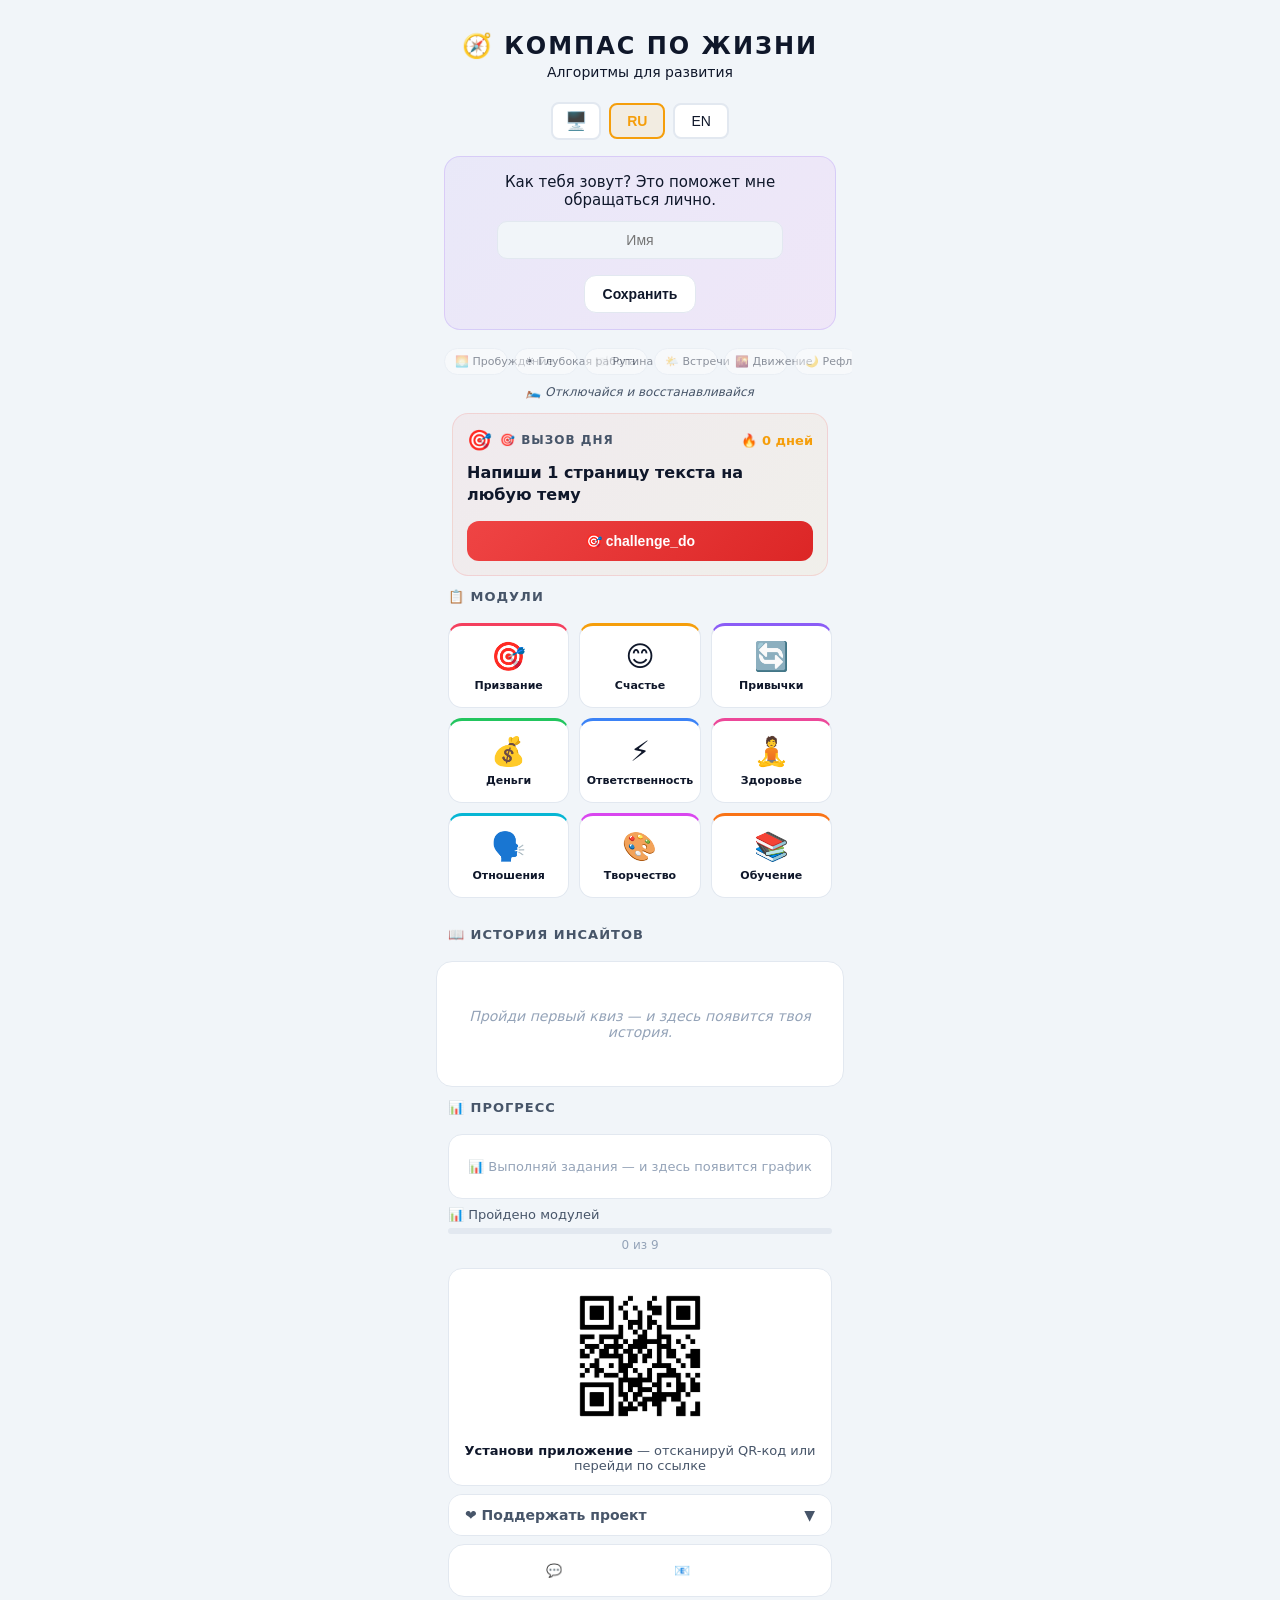
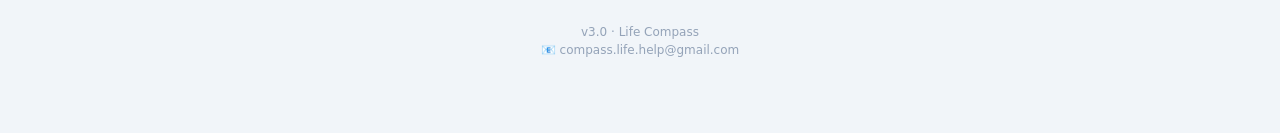
<file: index.html>
<!DOCTYPE html>
<html lang="ru">
<head>
  <meta charset="UTF-8">
  <meta name="viewport" content="width=device-width, initial-scale=1.0">
  <meta name="theme-color" content="#0c1220" id="themeColorMeta">
  <meta name="apple-mobile-web-app-capable" content="yes">
  <meta name="apple-mobile-web-app-status-bar-style" content="black-translucent">
  <title>🧭 КОМПАС ПО ЖИЗНИ — Алгоритмы для развития</title>
  <meta name="apple-mobile-web-app-title" content="Компас">
  <meta name="description" content="Интерактивный гид по 8 сферам жизни">
  <link rel="manifest" href="./manifest.json">
  <link rel="apple-touch-icon" href="./assets/icons/icon-192.png">
  <link rel="stylesheet" href="./css/styles.css">
  
  <style>
    /* ===== QR-КОД (КОМПАКТНЫЙ) ===== */
    .qr-compact {
      margin: 12px 16px;
      padding: 12px 16px;
      background: var(--card);
      border-radius: 14px;
      border: 1px solid var(--border);
      display: flex;
      flex-direction: column;
      align-items: center;
      justify-content: center;
      gap: 12px;
      cursor: pointer;
      transition: all 0.2s ease;
      text-align: center;
    }
    .qr-compact:hover {
      border-color: var(--accent);
    }
    .qr-compact .qr-icon { font-size: 28px; flex-shrink: 0; }
    .qr-compact .qr-text { font-size: 13px; color: var(--text2); flex: 1; }
    .qr-compact .qr-text strong { color: var(--text); }
    .qr-compact .qr-arrow { font-size: 16px; color: var(--text3); }

    /* ===== СПОЙЛЕР ПОДДЕРЖКИ ===== */
    .support-spoiler {
      margin: 12px 16px;
      border-radius: 14px;
      border: 1px solid var(--border);
      overflow: hidden;
    }
    .support-spoiler .spoiler-header {
      padding: 12px 16px;
      background: var(--card);
      cursor: pointer;
      display: flex;
      align-items: center;
      justify-content: space-between;
      transition: all 0.2s ease;
      user-select: none;
      font-size: 14px;
      font-weight: 600;
      color: var(--text2);
    }
    .support-spoiler .spoiler-header:hover {
      background: var(--bg);
    }
    .support-spoiler .spoiler-header .spoiler-icon { font-size: 18px; }
    .support-spoiler .spoiler-body {
      max-height: 0;
      overflow: hidden;
      transition: max-height 0.4s ease, padding 0.3s ease;
      background: var(--card);
    }
    .support-spoiler .spoiler-body.open {
      max-height: 800px;
      padding: 0 16px 16px;
    }
    .support-spoiler .spoiler-body .support-block {
      margin: 0;
      border: none;
      padding: 0;
    }

    /* ===== ПЕРСОНАЛЬНОЕ ПРИВЕТСТВИЕ ===== */
    #personalGreeting { margin: 0 -4px; }
    .home-section { margin: 12px 0; }
    .home-section-title {
      font-size: 13px;
      font-weight: 700;
      color: var(--text2);
      text-transform: uppercase;
      letter-spacing: 1px;
      padding: 0 16px 8px;
    }
    #timelineContainer { margin: 0 4px; }
    #challengeContainer { margin: 0 4px; }
    #weekChart { margin: 0 auto; }

    /* ===== ПРОГРЕСС ===== */
    .progress-section {
      padding: 0 16px 12px;
    }
    .progress-section p {
      font-size: 13px;
      color: var(--text2);
      margin: 0 0 6px;
    }
    .progress-bar-wrap {
      height: 6px;
      background: var(--border);
      border-radius: 3px;
      overflow: hidden;
    }
    .progress-bar-fill {
      height: 100%;
      background: linear-gradient(90deg, var(--accent), var(--accent2));
      border-radius: 3px;
      width: 0%;
      transition: width 0.6s ease;
    }
    .progress-text {
      font-size: 12px;
      color: var(--text3);
      text-align: center;
      margin-top: 4px;
    }

    /* ===== МОДУЛЬНАЯ СЕТКА ===== */
    .mod-grid {
      display: grid;
      grid-template-columns: repeat(3, 1fr);
      gap: 10px;
      padding: 0 16px 16px;
    }
    .mod-card {
      display: flex;
      flex-direction: column;
      align-items: center;
      justify-content: center;
      gap: 6px;
      padding: 14px 6px;
      background: var(--card);
      border: 1px solid var(--border);
      border-radius: 14px;
      text-decoration: none;
      color: var(--text);
      transition: all 0.25s cubic-bezier(0.4, 0, 0.2, 1);
      min-height: 85px;
      position: relative;
      overflow: hidden;
      cursor: pointer;
    }
    .mod-card::after {
      content: '';
      position: absolute;
      inset: 0;
      background: linear-gradient(135deg, var(--module-color, var(--accent)), transparent);
      opacity: 0;
      transition: opacity 0.35s;
    }
    .mod-card:hover {
      transform: translateY(-3px) scale(1.02);
      border-color: var(--module-color, var(--accent));
      box-shadow: 0 6px 24px rgba(0,0,0,0.15);
    }
    .mod-card:hover::after { opacity: 0.06; }
    .mod-card .icon { font-size: 28px; position: relative; z-index: 1; transition: transform 0.35s; }
    .mod-card:hover .icon { transform: scale(1.1) rotate(-3deg); }
    .mod-card .label { font-size: 11px; font-weight: 600; text-align: center; position: relative; z-index: 1; }
    .mod-card .badge-mod {
      position: absolute;
      top: 4px;
      right: 4px;
      font-size: 10px;
      background: var(--success);
      color: #fff;
      padding: 1px 6px;
      border-radius: 8px;
      font-weight: 700;
      z-index: 2;
      display: none;
    }
    .mod-card .badge-mod.done { display: block; }

    .mod-card[data-module="purpose"] { --module-color: #f43f5e; border-top: 3px solid #f43f5e; }
    .mod-card[data-module="happiness"] { --module-color: #f59e0b; border-top: 3px solid #f59e0b; }
    .mod-card[data-module="habits"] { --module-color: #8b5cf6; border-top: 3px solid #8b5cf6; }
    .mod-card[data-module="money"] { --module-color: #22c55e; border-top: 3px solid #22c55e; }
    .mod-card[data-module="responsibility"] { --module-color: #3b82f6; border-top: 3px solid #3b82f6; }
    .mod-card[data-module="health"] { --module-color: #ec4899; border-top: 3px solid #ec4899; }
    .mod-card[data-module="relationships"] { --module-color: #06b6d4; border-top: 3px solid #06b6d4; }
    .mod-card[data-module="creativity"] { --module-color: #d946ef; border-top: 3px solid #d946ef; }
    .mod-card[data-module="learning"] { --module-color: #f97316; border-top: 3px solid #f97316; }

    /* ===== RESPONSIVE ===== */
    @media (max-width: 480px) {
      .mod-grid { gap: 8px; }
      .mod-card { padding: 12px 4px; min-height: 75px; }
      .mod-card .icon { font-size: 24px; }
      .mod-card .label { font-size: 10px; }
      .qr-compact .qr-icon { font-size: 22px; }
      .qr-compact .qr-text { font-size: 12px; }
    }
    @media (max-width: 360px) {
      .mod-grid { gap: 6px; }
      .mod-card { padding: 10px 3px; min-height: 65px; }
      .mod-card .icon { font-size: 20px; }
      .mod-card .label { font-size: 9px; }
    }

    /* ===== ЦИКЛ ДНЯ ===== */
    .day-cycle-bar { display: flex; gap: 6px; overflow-x: auto; padding: 10px 16px; margin: 0 -4px; scrollbar-width: none; }
    .day-cycle-bar::-webkit-scrollbar { display: none; }
    .cycle-pill { min-width: 64px; text-align: center; padding: 6px 10px; border-radius: 20px; background: var(--card); border: 1px solid var(--border); font-size: 11px; white-space: nowrap; opacity: 0.45; transition: all 0.2s ease; cursor: default; }
    .cycle-pill.active { opacity: 1; border-color: var(--accent); background: rgba(245,158,11,0.12); font-weight: 700; transform: scale(1.06); box-shadow: 0 0 12px rgba(245,158,11,0.15); }
    .cycle-hint { text-align: center; font-size: 12px; color: var(--text2); padding: 0 16px 6px; font-style: italic; min-height: 18px; }

    /* ===== COMPASS HEADER ===== */
    .compass-header {
      padding: 16px 16px 4px;
      text-align: center;
    }
    .compass-header h1 { font-size: 24px; letter-spacing: 2px; margin: 0; }
    .compass-header .subtitle { font-size: 14px; margin-top: 4px; }

    /* ===== HEADER ACTIONS ===== */
    .header-actions {
      padding: 4px 16px 8px;
      display: flex;
      justify-content: center;
      align-items: center;
      gap: 8px;
    }
    .week-chart-section { margin: 0 16px 8px; padding: 12px; background: var(--card); border-radius: 14px; border: 1px solid var(--border); text-align: center; }
    .week-chart-section h3 { margin: 0 0 10px; font-size: 13px; color: var(--text2); text-transform: uppercase; letter-spacing: 1px; }

    /* ===== КОМПАКТНОСТЬ ===== */
    .home-section { margin: 8px 0; }
    .home-section-title { padding: 0 16px 6px; }
    .qr-compact { margin: 8px 16px; padding: 12px; }
    .feedback-block { margin: 8px 16px; padding: 12px; }
    .support-spoiler { margin: 8px 16px; }
    .progress-section { padding: 0 16px 8px; }
    .timeline-section { margin: 0 16px 8px; padding: 12px; }
    .challenge-card { margin: 8px 16px; padding: 14px; }
    .name-prompt { margin: 8px 16px; padding: 16px; text-align: center; }
    .name-input {
      width: 80%;
      max-width: 320px;
      padding: 10px 12px;
      border-radius: 10px;
      border: 1px solid var(--border);
      background: var(--bg);
      color: var(--text);
      display: block;
      margin: 8px auto;
      font-size: 14px;
      box-sizing: border-box;
    }
    .name-btn {
      display: inline-block;
      margin: 8px auto 0;
      padding: 10px 18px;
      border-radius: 12px;
      border: 1px solid var(--border);
      background: var(--card);
      color: var(--text);
      cursor: pointer;
      font-weight: 700;
    }
    .personal-greeting { padding: 12px 16px 8px; text-align: center; }
    .header-actions { padding: 4px 16px 8px; }

    /* ===== ACTIVE LANG ===== */
    .lang-btn.active { border-color: var(--accent); color: var(--accent); font-weight: 600; background: rgba(245,158,11,0.08); }
  </style>
</head>
<body>
  <div class="app" id="app">
    <div class="screen active" id="screen-home">
      <!-- Шапка -->
      <div class="compass-header">
        <h1 data-i18n="app_title">🧭 КОМПАС ПО ЖИЗНИ</h1>
        <p class="subtitle" data-i18n="app_subtitle">Алгоритмы для развития</p>
      </div>

      <!-- Кнопки: тема + язык -->
      <div class="header-actions">
        <button class="theme-btn" onclick="window.toggleTheme && window.toggleTheme()">🌙</button>
        <button class="lang-btn active" data-lang="ru" onclick="window.setLang && window.setLang('ru')">RU</button>
        <button class="lang-btn" data-lang="en" onclick="window.setLang && window.setLang('en')">EN</button>
      </div>

      <!-- Приветствие -->
      <div id="personalGreeting"></div>

      <!-- Цикл дня -->
      <div class="day-cycle-bar" id="dayCycleBar"></div>
      <div class="cycle-hint" id="cycleHint"></div>

      <!-- Вызов дня -->
      <div id="challengeContainer"></div>

      <!-- Модули -->
      <div class="home-section">
        <p class="home-section-title" data-i18n="modules_title">Модули</p>
        <div class="mod-grid">
          <a href="./modules/purpose/index.html" class="mod-card" data-module="purpose">
            <span class="icon">🎯</span>
            <span class="label" data-i18n="cat_purpose">Призвание</span>
            <span class="badge-mod" id="badge-purpose"></span>
          </a>
          <a href="./modules/happiness/index.html" class="mod-card" data-module="happiness">
            <span class="icon">😊</span>
            <span class="label" data-i18n="cat_happiness">Счастье</span>
            <span class="badge-mod" id="badge-happiness"></span>
          </a>
          <a href="./modules/habits/index.html" class="mod-card" data-module="habits">
            <span class="icon">🔄</span>
            <span class="label" data-i18n="cat_habits">Привычки</span>
            <span class="badge-mod" id="badge-habits"></span>
          </a>
          <a href="./modules/money/index.html" class="mod-card" data-module="money">
            <span class="icon">💰</span>
            <span class="label" data-i18n="cat_money">Деньги</span>
            <span class="badge-mod" id="badge-money"></span>
          </a>
          <a href="./modules/responsibility/index.html" class="mod-card" data-module="responsibility">
            <span class="icon">⚡</span>
            <span class="label" data-i18n="cat_responsibility">Ответственность</span>
            <span class="badge-mod" id="badge-responsibility"></span>
          </a>
          <a href="./modules/health/index.html" class="mod-card" data-module="health">
            <span class="icon">🧘</span>
            <span class="label" data-i18n="cat_health">Здоровье</span>
            <span class="badge-mod" id="badge-health"></span>
          </a>
          <a href="./modules/relationships/index.html" class="mod-card" data-module="relationships">
            <span class="icon">🗣️</span>
            <span class="label" data-i18n="cat_relationships">Отношения</span>
            <span class="badge-mod" id="badge-relationships"></span>
          </a>
          <a href="./modules/creativity/index.html" class="mod-card" data-module="creativity">
            <span class="icon">🎨</span>
            <span class="label" data-i18n="cat_creativity">Творчество</span>
            <span class="badge-mod" id="badge-creativity"></span>
          </a>
          <a href="./modules/learning/index.html" class="mod-card" data-module="learning">
            <span class="icon">📚</span>
            <span class="label" data-i18n="cat_learning">Обучение</span>
            <span class="badge-mod" id="badge-learning"></span>
          </a>
        </div>
      </div>

      <!-- Timeline -->
      <div class="home-section">
        <p class="home-section-title" data-i18n="timeline_title">История инсайтов</p>
        <div id="timelineContainer" class="timeline-section"></div>
      </div>

      <!-- График -->
      <div class="home-section">
        <p class="home-section-title" data-i18n="week_chart_title">Прогресс</p>
        <div class="week-chart-section"><div id="weekChart"></div></div>
      </div>

      <!-- Прогресс модулей -->
      <div class="progress-section">
        <p data-i18n="progress_modules">Пройдено модулей</p>
        <div class="progress-bar-wrap"><div class="progress-bar-fill" id="moduleProgress"></div></div>
        <div class="progress-text"><span id="progressText" data-i18n="progress_count">0 из 9</span></div>
      </div>

      <!-- QR-КОМПАКТ (всегда виден) -->
      <div class="qr-compact" onclick="window.open('https://zimatoken.github.io/compass-life/', '_blank')">
        <img src="./assets/images/qr-code-compass.png" alt="QR-код для установки приложения" data-i18n-alt="qr_alt" style="max-width:150px; display:block; margin:0 auto;">
        <span class="qr-text" style="display:block; text-align:center;">
          <strong data-i18n="qr_install_title">Установи приложение</strong><span data-i18n="qr_install_desc"> — отсканируй QR-код или перейди по ссылке</span>
        </span>
      </div>

      <!-- СПОЙЛЕР ПОДДЕРЖКИ -->
      <div class="support-spoiler">
        <div class="spoiler-header" onclick="toggleSupport(this)">
          <span data-i18n="support_spoiler_title">❤️ Поддержать проект</span>
          <span>▼</span>
        </div>
        <div class="spoiler-body" id="supportBody"></div>
      </div>

      <!-- Feedback -->
      <div class="feedback-block" style="padding:10px 12px;">
        <div class="feedback-buttons" style="gap:8px;margin-top:0;">
          <a href="https://t.me/compass_life_help" target="_blank" class="feedback-btn fb-tg" style="padding:8px 16px;font-size:13px;">💬 Telegram</a>
          <a href="mailto:compass.life.help@gmail.com" class="feedback-btn fb-mail" style="padding:8px 16px;font-size:13px;">📧 Email</a>
        </div>
      </div>

      <!-- Подвал -->
      <div class="footer">
        <span data-i18n="footer_text">v3.0 · Life Compass</span>
        <span data-i18n="footer_email" style="display:block;margin-top:4px;font-size:12px">📧 compass.life.help@gmail.com</span>
      </div>
    </div>
  </div>

  <div class="toast" id="toast"></div>

  <!-- ===== SCRIPTS ===== -->
  <script src="./core/locales.js"></script>
  <script src="./core/utils.js"></script>
  <script src="./core/registry.js"></script>
  <script src="./core/theme.js"></script>
  <script src="./core/progressEngine.js"></script>
  <script> window.currentLang = localStorage.getItem('compass_lang') || 'ru'; </script>
  <script src="./core/engine.js"></script>
  <script src="./core/tracker.js"></script>
  <script src="./core/app.js"></script>

  <script>
    (function() {
      'use strict';

      // ===== 1. TOGGLE SUPPORT =====
      window.toggleSupport = function(el) {
        const body = el.nextElementSibling;
        const isOpen = body.classList.contains('open');
        body.classList.toggle('open');
        el.querySelector('span:last-child').textContent = isOpen ? '▼' : '▲';
        if (!isOpen && !body.querySelector('.support-block')) {
          body.innerHTML = getSupportHTML();
        }
      };

      function getSupportHTML() {
        return `
          <div class="support-block">
            <div class="support-header">
              <span class="support-heart">❤️</span>
              <span class="support-title" data-i18n="support_title">Спасибо, что выбрали КОМПАС!</span>
            </div>
            <p class="support-desc" data-i18n="support_desc">Если приложение помогло — скажите спасибо. Это вдохновляет нас.</p>
            <div class="support-methods">
              <button class="support-btn sbp" onclick="copyToClipboard('+79639424331','Номер скопирован')">
                <span class="btn-icon">🏦</span><span class="btn-text"><span class="btn-label">Перевод по СБП</span><span class="btn-hint">Работает в любом банке РФ</span></span>
              </button>
              <a href="https://www.tinkoff.ru/rm/zima.token1/5z4YV31214" target="_blank" class="support-btn tinkoff">
                <span class="btn-icon">💳</span><span class="btn-text"><span class="btn-label">Т-Банк</span><span class="btn-hint">Для клиентов Т-Банка</span></span>
              </a>
              <button class="support-btn evm" onclick="copyToClipboard('0x428B1872339a628213d8560C1C2aB26146499dcA','EVM-адрес скопирован')">
                <span class="btn-icon">⬡</span><span class="btn-text"><span class="btn-label">USDT / ETH (EVM)</span><span class="btn-hint">Ethereum, Polygon, BNB, Arbitrum</span></span>
              </button>
              <button class="support-btn tron" onclick="copyToClipboard('TYBCg6Ev5uPjAopKxhritoqSuDwVHV5LbT','Tron-адрес скопирован')">
                <span class="btn-icon">🔴</span><span class="btn-text"><span class="btn-label">USDT TRC-20</span><span class="btn-hint">Сеть Tron — низкая комиссия</span></span>
              </button>
              <button class="support-btn bitcoin" onclick="copyToClipboard('bc1qw0lfv4hwvzk9qhax2xp0n4jm94lce4mkn8pwjl','Bitcoin-адрес скопирован')">
                <span class="btn-icon">₿</span><span class="btn-text"><span class="btn-label">Bitcoin (BTC)</span><span class="btn-hint">Сеть Bitcoin</span></span>
              </button>
              <button class="support-btn solana" onclick="copyToClipboard('4rPx8Vtk5dcBe8CpCb9ZgaGf9HwW9cf5FesuspijLfCj','Solana-адрес скопирован')">
                <span class="btn-icon">◎</span><span class="btn-text"><span class="btn-label">Solana (SOL / USDC)</span><span class="btn-hint">Сеть Solana</span></span>
              </button>
            </div>
            <div class="support-legal">💎 Добровольное пожертвование. Услуги не оказываются. <a href="mailto:compass.life.help@gmail.com">compass.life.help@gmail.com</a></div>
            <div class="support-footer">🙌 Спасибо, что вы с нами!</div>
          </div>
        `;
      }

      // ===== 3. КОПИРОВАНИЕ =====
      window.copyToClipboard = function(text, msg) {
        if (navigator.clipboard && navigator.clipboard.writeText) {
          navigator.clipboard.writeText(text).then(() => {
            if (typeof showToast === 'function') showToast(msg);
            else alert(msg);
          }).catch(() => { fallbackCopy(text, msg); });
        } else { fallbackCopy(text, msg); }
      };

      function fallbackCopy(text, msg) {
        const ta = document.createElement('textarea');
        ta.value = text;
        ta.style.position = 'fixed';
        ta.style.opacity = '0';
        document.body.appendChild(ta);
        ta.select();
        try {
          document.execCommand('copy');
          if (typeof showToast === 'function') showToast(msg);
          else alert(msg);
        } catch (e) {
          if (typeof showToast === 'function') showToast('Реквизиты: ' + text);
          else alert('Реквизиты: ' + text);
        }
        document.body.removeChild(ta);
      }

      // ===== 4. МЕТА-ТЕГ ТЕМЫ =====
      new MutationObserver(window.updateThemeColor).observe(document.documentElement, { attributes: true, attributeFilter: ['data-theme'] });
      window.updateThemeColor();

      // ===== 5. ЦИКЛ ДНЯ =====
      function renderDayCycle() {
        const cycle = typeof getDayCycle === 'function' ? getDayCycle() : null;
        if (!cycle) return;
        const bar = document.getElementById('dayCycleBar');
        const hint = document.getElementById('cycleHint');
        if (!bar) return;
        const slots = [
          { key: 'awakening', h: [6,7,8], label: t('day_cycle_awakening') || 'Пробуждение' },
          { key: 'deep', h: [9,10,11], label: t('day_cycle_deep') || 'Глубокая работа' },
          { key: 'routine', h: [12,13], label: t('day_cycle_routine') || 'Рутина' },
          { key: 'social', h: [14,15,16], label: t('day_cycle_social') || 'Встречи' },
          { key: 'physical', h: [17,18], label: t('day_cycle_physical') || 'Движение' },
          { key: 'reflect', h: [19,20,21], label: t('day_cycle_reflect') || 'Рефлексия' },
          { key: 'rest', h: [22,23,0,1,2,3,4,5], label: t('day_cycle_rest') || 'Сон' }
        ];
        const currentHour = new Date().getHours();
        bar.innerHTML = slots.map(s => `<div class="cycle-pill ${s.h.includes(currentHour) ? 'active' : ''}">${s.label}</div>`).join('');
        if (hint) hint.textContent = cycle.hint || t('day_cycle_hint_' + cycle.type) || '';
      }
      renderDayCycle();
      setInterval(renderDayCycle, 60000);

      // ===== 6. ПРОГРЕСС =====
      function updateModuleProgress() {
        const profile = typeof ProgressEngine !== 'undefined' ? ProgressEngine.getCrossModuleProfile() : { completed: 0, total: 9 };
        const pct = Math.round((profile.completed / profile.total) * 100);
        const fill = document.getElementById('moduleProgress');
        const text = document.getElementById('progressText');
        if (fill) fill.style.width = pct + '%';
        if (text) text.textContent = t('progress_count', { completed: profile.completed, total: profile.total });
        const modules = ['purpose','happiness','habits','money','responsibility','health','relationships','creativity','learning'];
        for (const mod of modules) {
          const badge = document.getElementById('badge-' + mod);
          if (badge) {
            const isDone = typeof ProgressEngine !== 'undefined' ? ProgressEngine.isQuizCompleted(mod, mod) : false;
            badge.textContent = isDone ? '✅' : '';
            badge.classList.toggle('done', isDone);
          }
        }
      }
      updateModuleProgress();

      // ===== 7. ИНИЦИАЛИЗАЦИЯ =====
      function initApp() {
        if (typeof renderPersonalGreeting === 'function') {
          const container = document.getElementById('personalGreeting');
          if (container) container.innerHTML = renderPersonalGreeting();
        }
        if (typeof DailyChallenge !== 'undefined' && typeof DailyChallenge.render === 'function') {
          DailyChallenge.render('challengeContainer');
        }
        if (typeof InsightTimeline !== 'undefined' && typeof InsightTimeline.render === 'function') {
          InsightTimeline.render('timelineContainer');
        }
        if (typeof ProgressChart !== 'undefined' && typeof ProgressChart.renderMini === 'function') {
          const weekData = ProgressChart.getWeeklyData();
          if (weekData && weekData.some(d => d.value > 0)) {
            ProgressChart.renderMini('weekChart', weekData);
          } else {
            const chartEl = document.getElementById('weekChart');
            if (chartEl) chartEl.innerHTML = '<p style="color:var(--text3);font-size:13px;padding:12px 0;margin:0;">' + (t('week_chart_empty') || '') + '</p>';
          }
        }
        if (typeof FollowUpEngine !== 'undefined' && typeof FollowUpEngine.checkAndShow === 'function') {
          setTimeout(() => FollowUpEngine.checkAndShow(), 1000);
        }
        if (typeof updateDailyTaskUI === 'function') updateDailyTaskUI();
        if (typeof updateTranslations === 'function') updateTranslations();
        updateModuleProgress();
      }

      if (document.readyState === 'loading') {
        document.addEventListener('DOMContentLoaded', () => {
          if (typeof setLang === 'function') setLang(window.currentLang || 'ru');
          setTimeout(initApp, 100);
        });
      } else {
        if (typeof setLang === 'function') setLang(window.currentLang || 'ru');
        setTimeout(initApp, 100);
      }

      // ===== 8. СМЕНА ЯЗЫКА =====
      const originalSetLang = window.setLang;
      if (originalSetLang) {
        window.setLang = function(lang) {
          originalSetLang(lang);
          renderDayCycle();
          updateModuleProgress();
          if (typeof renderPersonalGreeting === 'function') {
            const container = document.getElementById('personalGreeting');
            if (container) container.innerHTML = renderPersonalGreeting();
          }
          if (typeof DailyChallenge !== 'undefined' && typeof DailyChallenge.render === 'function') {
            DailyChallenge.render('challengeContainer');
          }
          if (typeof InsightTimeline !== 'undefined' && typeof InsightTimeline.render === 'function') {
            InsightTimeline.render('timelineContainer');
          }
          const chartEl = document.getElementById('weekChart');
          if (chartEl && chartEl.querySelector('p') && !chartEl.querySelector('svg, canvas')) {
            chartEl.innerHTML = '<p style="color:var(--text3);font-size:13px;padding:12px 0;margin:0;">' + (t('week_chart_empty') || '') + '</p>';
          }
          if (typeof updateTranslations === 'function') updateTranslations();
        };
      }

      // ===== 9. SERVICE WORKER =====
      if ('serviceWorker' in navigator) {
        navigator.serviceWorker.register('./sw.js')
          .then(reg => {
            console.log('✅ SW registered:', reg.scope);
            setInterval(() => { reg.update().catch(() => {}); }, 60 * 60 * 1000);
            reg.addEventListener('updatefound', () => {
              const newSW = reg.installing;
              newSW.addEventListener('statechange', () => {
                if (newSW.state === 'installed' && navigator.serviceWorker.controller) {
                  if (typeof showToast === 'function') showToast('🔄 Доступна новая версия! Перезагрузите страницу.');
                }
              });
            });
          })
          .catch(err => console.error('❌ SW error:', err));
        navigator.serviceWorker.addEventListener('controllerchange', () => {
          if (typeof showToast === 'function') showToast('✅ Приложение обновлено!');
        });
      }

      console.log('✅ Index.html v3.0 загружен');
    })();
  </script>
</body>
</html>
</file>
<file: css/styles.css>
/* ============================================================
   LIFE COMPASS — ГЛОБАЛЬНЫЕ СТИЛИ v3.0 (ГИБРИД)
   ============================================================
   Основа: Глобальные стили v2.0 + Улучшения v3.0
   ============================================================ */

/* ============================================================
   1. ПЕРЕМЕННЫЕ (CSS Variables)
   ============================================================ */
:root {
  /* Базовые цвета — светлая тема */
  --bg: #f8f9fa;
  --card: #ffffff;
  --text: #1a1a2e;
  --text2: #4a4a6a;
  --text3: #8a8aaa;
  --border: rgba(0, 0, 0, 0.08);
  --border-hover: rgba(0, 0, 0, 0.15);
  --accent: #f59e0b;
  --accent2: #d97706;
  --accent3: #b45309;
  --success: #22c55e;
  --danger: #ef4444;
  --shadow: 0 4px 24px rgba(0, 0, 0, 0.08);
  --radius: 16px;
  --transition: 0.3s cubic-bezier(0.4, 0, 0.2, 1);

  /* Модульные цвета */
  --color-happiness: #f59e0b;
  --color-creativity: #d946ef;
  --color-health: #ec4899;
  --color-learning: #f97316;
  --color-money: #22c55e;
  --color-purpose: #f43f5e;
  --color-relationships: #06b6d4;
  --color-responsibility: #3b82f6;
}

/* ===== ТЁМНАЯ ТЕМА ===== */
[data-theme="dark"] {
  --bg: #0f0f1a;
  --card: #1a1a2e;
  --text: #e8e8f0;
  --text2: #a8a8c8;
  --text3: #6a6a8a;
  --border: rgba(255, 255, 255, 0.06);
  --border-hover: rgba(255, 255, 255, 0.12);
  --shadow: 0 4px 24px rgba(0, 0, 0, 0.4);
}

/* ============================================================
   2. БАЗОВЫЕ СБРОСЫ И СТИЛИ
   ============================================================ */
* {
  box-sizing: border-box;
  -webkit-tap-highlight-color: transparent;
}

html, body {
  margin: 0;
  padding: 0;
  min-height: 100vh;
  background: var(--bg);
  color: var(--text);
  font-family: -apple-system, BlinkMacSystemFont, 'Segoe UI', Roboto, 'Helvetica Neue', Arial, sans-serif;
  overflow-x: hidden;
  -webkit-font-smoothing: antialiased;
  font-size: 16px;
  transition: background-color 0.3s ease, color 0.3s ease;
}

.app {
  max-width: 480px;
  margin: 0 auto;
  padding: 0 0 40px;
  min-height: 100vh;
  position: relative;
}

.screen {
  display: none;
  padding: 0 16px 40px;
  animation: fadeIn 0.35s cubic-bezier(0.4, 0, 0.2, 1);
}

.screen.active {
  display: block;
}

/* ===== SCROLLBAR ===== */
::-webkit-scrollbar { width: 6px; }
::-webkit-scrollbar-track { background: var(--bg); }
::-webkit-scrollbar-thumb { background: var(--text3); border-radius: 3px; }

/* ============================================================
   3. HEADER
   ============================================================ */
.module-header {
  text-align: center;
  padding: 20px 16px 8px;
}

.module-header .module-icon {
  font-size: 48px;
  margin-bottom: 4px;
}

.module-header h1 {
  font-size: 26px;
  margin: 0;
  letter-spacing: 2px;
  font-weight: 800;
}

.module-header .module-subtitle {
  font-size: 15px;
  color: var(--text2);
  margin-top: 4px;
}

/* ============================================================
   4. ПЕРСОНАЛЬНОЕ ПРИВЕТСТВИЕ (v3.0)
   ============================================================ */
.personal-greeting {
  padding: 20px 16px 12px;
  text-align: center;
}

.greeting-title {
  font-size: 22px;
  font-weight: 800;
  margin: 0 0 6px;
  background: linear-gradient(135deg, var(--text), var(--accent));
  -webkit-background-clip: text;
  -webkit-text-fill-color: transparent;
  background-clip: text;
}

.greeting-hint {
  font-size: 14px;
  color: var(--text2);
  margin: 0;
  font-style: italic;
}

/* Форма ввода имени */
.name-prompt {
  margin: 16px;
  padding: 20px;
  background: linear-gradient(135deg, rgba(139, 92, 246, 0.08), rgba(217, 70, 239, 0.08));
  border: 1px solid rgba(139, 92, 246, 0.2);
  border-radius: 16px;
  text-align: center;
  animation: fadeIn 0.5s ease;
}

.name-prompt-text {
  font-size: 15px;
  color: var(--text);
  margin: 0 0 12px;
}

.name-input {
  background: var(--card);
  border: 2px solid var(--border);
  color: var(--text);
  padding: 12px 16px;
  border-radius: 12px;
  font-size: 16px;
  width: 100%;
  max-width: 220px;
  text-align: center;
  outline: none;
  transition: border-color 0.2s;
}

.name-input:focus {
  border-color: var(--accent);
}

.name-btn {
  display: block;
  margin: 12px auto 0;
  background: linear-gradient(135deg, var(--accent), var(--accent2));
  color: #fff;
  border: none;
  padding: 10px 28px;
  border-radius: 12px;
  font-size: 14px;
  font-weight: 600;
  cursor: pointer;
  transition: all 0.2s;
}

.name-btn:hover {
  filter: brightness(1.1);
  transform: translateY(-1px);
}

/* ============================================================
   5. IDENTITY ANCHOR (v3.0)
   ============================================================ */
.identity-anchor {
  text-align: center;
  padding: 12px 16px;
  font-size: 16px;
  font-weight: 600;
  color: var(--accent);
  background: linear-gradient(135deg, rgba(245, 158, 11, 0.06), rgba(217, 70, 239, 0.06));
  border: 1px solid rgba(245, 158, 11, 0.15);
  border-radius: 12px;
  margin: 8px 0 16px;
  font-style: italic;
}

/* ============================================================
   6. STATUS BAR
   ============================================================ */
.status-bar {
  display: flex;
  align-items: center;
  gap: 8px;
  background: var(--card);
  padding: 10px 14px;
  border-radius: 12px;
  margin: 12px 16px;
  font-size: 13px;
  color: var(--text2);
  border: 1px solid var(--border);
}

.status-bar .dot {
  width: 8px;
  height: 8px;
  background: var(--success);
  border-radius: 50%;
  animation: dotPulse 2s infinite;
}

@keyframes dotPulse {
  0%, 100% { opacity: 1; transform: scale(1); }
  50% { opacity: 0.4; transform: scale(0.9); }
}

/* ============================================================
   7. LANG SWITCHER
   ============================================================ */
.lang-switcher {
  display: flex;
  gap: 8px;
  justify-content: center;
  padding: 8px 16px;
  flex-wrap: wrap;
}

.lang-btn,
.theme-btn {
  background: var(--card);
  border: 1px solid var(--border);
  color: var(--text2);
  padding: 8px 14px;
  border-radius: 10px;
  font-size: 13px;
  cursor: pointer;
  transition: all 0.2s ease;
}

.lang-btn:hover,
.theme-btn:hover {
  border-color: var(--border-hover);
  color: var(--text);
}

.lang-btn.active {
  border-color: var(--accent);
  color: var(--accent);
  font-weight: 600;
}

.theme-btn {
  font-size: 16px;
  padding: 8px 12px;
}

/* ============================================================
   8. CATEGORY GRID (v3.0 — улучшенные карточки)
   ============================================================ */
.cat-grid {
  display: grid;
  grid-template-columns: repeat(2, 1fr);
  gap: 10px;
  padding: 0 16px 16px;
}

/* v3.0 — улучшенные карточки категорий */
.cat-btn-v3 {
  display: flex;
  flex-direction: column;
  align-items: center;
  justify-content: center;
  gap: 8px;
  padding: 20px 10px;
  background: linear-gradient(145deg, rgba(255,255,255,0.04), rgba(255,255,255,0.01));
  border: 1px solid rgba(255,255,255,0.08);
  border-radius: 18px;
  color: var(--text);
  text-decoration: none;
  font-size: 13px;
  font-weight: 600;
  cursor: pointer;
  transition: all 0.35s cubic-bezier(0.4,0,0.2,1);
  min-height: 110px;
  text-align: center;
  box-shadow: 0 4px 16px rgba(0,0,0,0.15);
  position: relative;
  overflow: hidden;
}

.cat-btn-v3::before {
  content: '';
  position: absolute;
  inset: 0;
  background: linear-gradient(135deg, var(--module-color, var(--accent)), transparent);
  opacity: 0;
  transition: opacity 0.35s;
}

.cat-btn-v3:hover {
  transform: translateY(-5px) scale(1.02);
  border-color: var(--module-color, var(--accent));
  box-shadow: 0 12px 40px rgba(0,0,0,0.25), 0 0 0 1px rgba(255,255,255,0.05);
}

.cat-btn-v3:hover::before {
  opacity: 0.08;
}

.cat-btn-v3:active {
  transform: translateY(-2px) scale(0.98);
}

.cat-btn-v3 .cat-icon {
  font-size: 32px;
  transition: transform 0.35s cubic-bezier(0.4,0,0.2,1);
  filter: drop-shadow(0 2px 4px rgba(0,0,0,0.2));
}

.cat-btn-v3:hover .cat-icon {
  transform: scale(1.15) rotate(-4deg);
}

/* Цвета модулей для cat-btn-v3 */
.cat-btn-v3[data-module="happiness"] { --module-color: var(--color-happiness); }
.cat-btn-v3[data-module="creativity"] { --module-color: var(--color-creativity); }
.cat-btn-v3[data-module="health"] { --module-color: var(--color-health); }
.cat-btn-v3[data-module="learning"] { --module-color: var(--color-learning); }
.cat-btn-v3[data-module="money"] { --module-color: var(--color-money); }
.cat-btn-v3[data-module="purpose"] { --module-color: var(--color-purpose); }
.cat-btn-v3[data-module="relationships"] { --module-color: var(--color-relationships); }
.cat-btn-v3[data-module="responsibility"] { --module-color: var(--color-responsibility); }

/* Fallback-стиль для старых cat-btn */
.cat-btn {
  display: flex;
  flex-direction: column;
  align-items: center;
  justify-content: center;
  gap: 6px;
  padding: 16px 8px;
  background: var(--card);
  border: 2px solid var(--border);
  border-radius: 14px;
  color: var(--text);
  text-decoration: none;
  font-size: 13px;
  font-weight: 600;
  cursor: pointer;
  transition: all 0.25s ease;
  min-height: 90px;
  text-align: center;
}

.cat-btn:hover {
  transform: translateY(-3px);
  border-color: var(--accent);
  box-shadow: var(--shadow);
}

.cat-btn:active {
  transform: scale(0.98);
}

.cat-btn .cat-icon {
  font-size: 28px;
}

/* ============================================================
   9. TIMELINE ИНСАЙТОВ (v3.0)
   ============================================================ */
.timeline-section {
  margin: 16px;
  padding: 16px;
  background: var(--card);
  border-radius: 16px;
  border: 1px solid var(--border);
}

.timeline-section h3 {
  margin: 0 0 12px;
  font-size: 15px;
  color: var(--text2);
  text-transform: uppercase;
  letter-spacing: 1px;
}

.timeline-list {
  position: relative;
  padding-left: 20px;
}

.timeline-list::before {
  content: '';
  position: absolute;
  left: 5px;
  top: 4px;
  bottom: 4px;
  width: 2px;
  background: linear-gradient(180deg, var(--accent), transparent);
  border-radius: 1px;
}

.timeline-item {
  position: relative;
  padding: 10px 0 10px 16px;
}

.timeline-dot {
  position: absolute;
  left: -20px;
  top: 14px;
  width: 10px;
  height: 10px;
  background: var(--accent);
  border-radius: 50%;
  border: 2px solid var(--bg);
  box-shadow: 0 0 8px rgba(245,158,11,0.3);
}

.timeline-date {
  font-size: 11px;
  color: var(--text3);
  margin-bottom: 2px;
}

.timeline-text {
  font-size: 14px;
  color: var(--text);
  line-height: 1.4;
  margin-bottom: 2px;
}

.timeline-module {
  font-size: 11px;
  color: var(--accent);
  font-weight: 600;
}

.timeline-empty {
  font-size: 14px;
  color: var(--text3);
  text-align: center;
  padding: 20px;
  font-style: italic;
}

/* ============================================================
   10. МИКРО-ВЫЗОВЫ (CHALLENGES) (v3.0)
   ============================================================ */
.challenge-card {
  margin: 16px;
  padding: 16px;
  background: linear-gradient(135deg, rgba(239,68,68,0.06), rgba(245,158,11,0.06));
  border: 1px solid rgba(239,68,68,0.15);
  border-radius: 16px;
  transition: all 0.3s ease;
}

.challenge-card.done {
  background: linear-gradient(135deg, rgba(34,197,94,0.06), rgba(34,197,94,0.1));
  border-color: rgba(34,197,94,0.3);
  opacity: 0.85;
}

.challenge-header {
  display: flex;
  align-items: center;
  gap: 8px;
  margin-bottom: 10px;
}

.challenge-icon {
  font-size: 20px;
}

.challenge-label {
  font-size: 12px;
  font-weight: 700;
  color: var(--text2);
  text-transform: uppercase;
  letter-spacing: 1px;
  flex: 1;
}

.challenge-streak {
  font-size: 13px;
  color: #f59e0b;
  font-weight: 700;
}

.challenge-text {
  font-size: 16px;
  font-weight: 600;
  color: var(--text);
  margin: 0 0 14px;
  line-height: 1.4;
}

.challenge-btn {
  width: 100%;
  background: linear-gradient(135deg, #ef4444, #dc2626);
  color: #fff;
  border: none;
  padding: 12px;
  border-radius: 12px;
  font-size: 14px;
  font-weight: 700;
  cursor: pointer;
  transition: all 0.2s;
}

.challenge-btn:hover:not(:disabled) {
  filter: brightness(1.1);
  transform: translateY(-1px);
}

.challenge-btn:disabled {
  background: linear-gradient(135deg, #22c55e, #16a34a);
  cursor: default;
}

/* ============================================================
   11. ГРАФИК ПРОГРЕССА (v3.0)
   ============================================================ */
.progress-chart {
  width: 100%;
  max-width: 280px;
  margin: 0 auto;
  display: block;
}

.week-chart-section {
  margin: 16px;
  padding: 16px;
  background: var(--card);
  border-radius: 16px;
  border: 1px solid var(--border);
  text-align: center;
}

.week-chart-section h3 {
  margin: 0 0 12px;
  font-size: 15px;
  color: var(--text2);
  text-transform: uppercase;
  letter-spacing: 1px;
}

/* ============================================================
   12. QUIZ
   ============================================================ */
.question-card {
  background: var(--card);
  border: 1px solid var(--border);
  border-radius: 16px;
  padding: 20px;
  margin: 16px 0;
}

.question-num {
  font-size: 12px;
  color: var(--text3);
  margin-bottom: 8px;
  text-transform: uppercase;
  letter-spacing: 1px;
  font-weight: 600;
}

.question-text {
  font-size: 18px;
  margin: 0 0 16px;
  line-height: 1.4;
  font-weight: 700;
}

.options {
  display: flex;
  flex-direction: column;
  gap: 10px;
}

.option-btn {
  background: var(--card);
  border: 2px solid var(--border);
  color: var(--text);
  padding: 14px 16px;
  border-radius: 12px;
  font-size: 15px;
  cursor: pointer;
  text-align: left;
  transition: all 0.2s ease;
  font-weight: 500;
}

.option-btn:hover {
  background: rgba(245, 158, 11, 0.08);
  border-color: var(--accent);
}

.option-btn:active {
  transform: scale(0.98);
}

/* ============================================================
   13. DAY CYCLE
   ============================================================ */
.day-cycle {
  display: flex;
  align-items: center;
  gap: 8px;
  justify-content: center;
  padding: 8px 16px;
  font-size: 13px;
  color: var(--text2);
}

.day-cycle .cycle-icon {
  font-size: 20px;
}

.day-cycle .cycle-label {
  font-weight: 600;
  color: var(--text);
}

.day-cycle .cycle-hint {
  font-size: 12px;
  color: var(--text3);
  font-style: italic;
}

.day-cycle-hint {
  font-size: 13px;
  color: var(--text2);
  padding: 6px 12px;
  background: rgba(245, 158, 11, 0.06);
  border-radius: 8px;
  margin-bottom: 12px;
  text-align: center;
}

/* ============================================================
   14. RESULTS (v3.0 — улучшенные карточки)
   ============================================================ */
.results-header {
  text-align: center;
  padding: 20px 0 12px;
}

.result-icon {
  font-size: 48px;
  margin-bottom: 8px;
}

.results-header h2 {
  margin: 0;
  font-size: 22px;
  font-weight: 700;
}

.results-header p {
  margin: 6px 0 0;
  color: var(--text2);
  font-size: 14px;
}

/* v3.0 — улучшенные карточки результатов */
.result-card-v3 {
  background: var(--card);
  border: 1px solid var(--border);
  border-radius: 16px;
  padding: 18px;
  margin-bottom: 14px;
  cursor: pointer;
  transition: all 0.3s cubic-bezier(0.4,0,0.2,1);
  animation: fadeIn 0.4s ease backwards;
}

.result-card-v3:nth-child(1) { animation-delay: 0ms; }
.result-card-v3:nth-child(2) { animation-delay: 80ms; }
.result-card-v3:nth-child(3) { animation-delay: 160ms; }
.result-card-v3:nth-child(4) { animation-delay: 240ms; }

.result-card-v3:hover {
  transform: translateY(-2px);
  border-color: var(--border-hover);
  box-shadow: 0 8px 32px rgba(0,0,0,0.2);
}

.result-card-v3.expanded {
  border-color: var(--accent);
  box-shadow: 0 4px 24px rgba(245,158,11,0.1);
}

.result-card-v3 .result-header {
  display: flex;
  align-items: flex-start;
  gap: 12px;
}

.result-card-v3 .result-emoji {
  font-size: 28px;
  flex-shrink: 0;
}

.result-card-v3 .result-meta {
  flex: 1;
  min-width: 0;
}

.result-card-v3 .result-title {
  font-size: 16px;
  font-weight: 700;
  margin: 0 0 4px;
  color: var(--text);
}

.result-card-v3 .result-desc-short {
  font-size: 13px;
  color: var(--text2);
  margin: 0 0 8px;
  line-height: 1.4;
  display: -webkit-box;
  -webkit-line-clamp: 2;
  -webkit-box-orient: vertical;
  overflow: hidden;
}

.result-card-v3 .result-badges-row {
  display: flex;
  gap: 6px;
  flex-wrap: wrap;
  align-items: center;
}

.result-card-v3 .result-yield {
  font-size: 14px;
  color: var(--accent);
  font-weight: 600;
  padding: 8px 0 4px;
}

.result-card-v3 .result-expand-hint {
  font-size: 12px;
  color: var(--text3);
  margin-top: 10px;
  text-align: center;
  opacity: 0.7;
}

/* Бейджи (общие) */
.result-badges {
  display: flex;
  gap: 6px;
  flex-wrap: wrap;
  margin-bottom: 8px;
}

.badge {
  font-size: 11px;
  padding: 4px 10px;
  border-radius: 20px;
  font-weight: 600;
  display: inline-block;
}

.badge.prio-fast {
  background: rgba(34, 197, 94, 0.15);
  color: #22c55e;
}

.badge.prio-medium {
  background: rgba(245, 158, 11, 0.15);
  color: #f59e0b;
}

.badge.prio-slow {
  background: rgba(148, 163, 184, 0.15);
  color: #94a3b8;
}

.badge.rel-high {
  background: rgba(34, 197, 94, 0.15);
  color: #22c55e;
}

.badge.rel-medium {
  background: rgba(245, 158, 11, 0.15);
  color: #f59e0b;
}

.badge.rel-low {
  background: rgba(239, 68, 68, 0.15);
  color: #ef4444;
}

.badge.time-badge {
  background: rgba(148, 163, 184, 0.12);
  color: var(--text2);
}

/* Детали результата */
.result-detail {
  display: none;
  margin-top: 12px;
  font-size: 14px;
  line-height: 1.6;
  border-top: 1px solid var(--border);
  padding-top: 12px;
}

.result-card-v3.expanded .result-detail {
  display: block;
}

.result-detail h4 {
  margin: 12px 0 6px;
  font-size: 13px;
  text-transform: uppercase;
  letter-spacing: 1px;
  color: var(--text2);
}

.result-detail ol,
.result-detail ul {
  padding-left: 18px;
  margin: 0;
}

.result-detail li {
  margin-bottom: 6px;
}

/* Fallback для старых result-card */
.result-card {
  background: var(--card);
  border: 1px solid var(--border);
  border-left: 4px solid var(--accent);
  border-radius: 14px;
  padding: 16px;
  margin-bottom: 12px;
  cursor: pointer;
  transition: all 0.2s ease;
  animation: fadeIn 0.3s ease;
}

.result-card:hover {
  transform: translateX(4px);
  border-color: var(--border-hover);
}

.result-card:active {
  transform: translateX(2px) scale(0.99);
}

.result-card.expanded .result-detail {
  display: block;
}

.daily-action-box {
  background: rgba(245, 158, 11, 0.1);
  border-left: 3px solid var(--accent);
  padding: 10px 14px;
  border-radius: 8px;
  margin: 12px 0;
}

.no-results {
  text-align: center;
  padding: 40px 20px;
  color: var(--text2);
}

/* ============================================================
   15. FOLLOW-UP MODAL (v3.0)
   ============================================================ */
.followup-modal {
  position: fixed;
  inset: 0;
  z-index: 10000;
  display: flex;
  align-items: center;
  justify-content: center;
  padding: 20px;
}

.followup-backdrop {
  position: absolute;
  inset: 0;
  background: rgba(0,0,0,0.7);
  backdrop-filter: blur(4px);
}

.followup-card {
  position: relative;
  background: var(--card);
  border: 1px solid var(--border);
  border-radius: 20px;
  padding: 28px 24px;
  max-width: 360px;
  width: 100%;
  text-align: center;
  animation: fadeIn 0.35s cubic-bezier(0.4,0,0.2,1);
  box-shadow: 0 20px 60px rgba(0,0,0,0.4);
}

.followup-icon {
  font-size: 40px;
  margin-bottom: 8px;
}

.followup-title {
  font-size: 18px;
  font-weight: 700;
  margin: 0 0 8px;
  color: var(--text);
}

.followup-question {
  font-size: 15px;
  color: var(--text2);
  margin: 0 0 16px;
  line-height: 1.5;
}

.followup-options {
  display: flex;
  flex-direction: column;
  gap: 8px;
  margin-bottom: 12px;
}

.followup-option {
  background: var(--bg);
  border: 2px solid var(--border);
  color: var(--text);
  padding: 12px 16px;
  border-radius: 12px;
  font-size: 14px;
  font-weight: 500;
  cursor: pointer;
  transition: all 0.2s;
  text-align: left;
}

.followup-option:hover {
  border-color: var(--accent);
  background: rgba(245,158,11,0.05);
}

.followup-skip {
  background: none;
  border: none;
  color: var(--text3);
  font-size: 13px;
  cursor: pointer;
  padding: 8px;
  text-decoration: underline;
}

.followup-reward {
  font-size: 18px;
  font-weight: 700;
  color: var(--success);
  padding: 16px;
  animation: fadeIn 0.5s ease;
}

.followup-info {
  font-size: 13px;
  color: var(--text3);
  padding: 8px 0;
  text-align: center;
  font-style: italic;
}

/* ============================================================
   16. DAILY ACTION v3.0
   ============================================================ */
.daily-action-v3 {
  background: linear-gradient(135deg, rgba(245,158,11,0.12), rgba(217,70,239,0.08));
  border: 1px solid rgba(245,158,11,0.2);
  border-radius: 16px;
  padding: 16px;
  margin: 16px 0;
  transition: all 0.3s ease;
}

.daily-action-v3.done {
  opacity: 0.6;
  border-color: rgba(34,197,94,0.3);
  background: linear-gradient(135deg, rgba(34,197,94,0.08), rgba(34,197,94,0.04));
}

.daily-action-header {
  display: flex;
  align-items: center;
  gap: 8px;
  margin-bottom: 10px;
}

.daily-action-icon {
  font-size: 18px;
}

.daily-action-label {
  font-size: 12px;
  font-weight: 700;
  color: var(--accent);
  text-transform: uppercase;
  letter-spacing: 1px;
}

.daily-action-text {
  font-size: 15px;
  font-weight: 600;
  color: var(--text);
  margin: 0 0 12px;
  line-height: 1.5;
}

.daily-action-btn {
  width: 100%;
  background: linear-gradient(135deg, var(--accent), var(--accent2));
  color: #fff;
  border: none;
  padding: 12px;
  border-radius: 12px;
  font-size: 14px;
  font-weight: 700;
  cursor: pointer;
  transition: all 0.2s;
}

.daily-action-btn:hover:not(:disabled) {
  filter: brightness(1.1);
  transform: translateY(-1px);
}

.daily-action-btn:disabled {
  background: linear-gradient(135deg, #22c55e, #16a34a);
  cursor: default;
}

/* DAILY TASK (старая версия) */
.daily-task-btn {
  background: linear-gradient(135deg, var(--accent), var(--accent2));
  color: #fff;
  border: none;
  padding: 12px 20px;
  border-radius: 12px;
  font-size: 14px;
  font-weight: 600;
  cursor: pointer;
  width: 100%;
  transition: all 0.2s ease;
}

.daily-task-btn:hover:not(:disabled) {
  filter: brightness(1.1);
  transform: translateY(-1px);
}

.daily-task-btn:disabled {
  opacity: 0.5;
  cursor: default;
}

.daily-task-content {
  background: var(--card);
  border: 1px solid var(--border);
  border-radius: 14px;
  padding: 16px;
  margin: 12px 16px;
}

.daily-task-content.done {
  opacity: 0.6;
}

.daily-task-title {
  font-size: 12px;
  text-transform: uppercase;
  letter-spacing: 1px;
  color: var(--accent);
  font-weight: 700;
}

.daily-task-text {
  font-size: 15px;
  font-weight: 600;
  margin: 8px 0 12px;
}

/* ============================================================
   17. РЕСУРСЫ (v3.0)
   ============================================================ */
.resources-list {
  list-style: none;
  padding: 0;
  margin: 8px 0 0;
}

.resources-list li {
  padding: 6px 10px;
  margin-bottom: 4px;
  background: var(--border);
  border-radius: 8px;
  font-size: 13px;
  color: var(--text2);
}

.resources-list-v3 {
  list-style: none;
  padding: 0;
  margin: 12px 0 0;
  display: flex;
  flex-direction: column;
  gap: 8px;
}

.resource-item-v3 {
  display: flex;
  align-items: center;
  gap: 12px;
  padding: 12px 14px;
  background: rgba(255,255,255,0.03);
  border: 1px solid rgba(255,255,255,0.06);
  border-radius: 12px;
  text-decoration: none;
  color: var(--text);
  transition: all 0.2s;
}

.resource-item-v3:hover {
  background: rgba(255,255,255,0.06);
  border-color: rgba(255,255,255,0.1);
  transform: translateX(4px);
}

.resource-icon-v3 {
  font-size: 22px;
  flex-shrink: 0;
  width: 32px;
  text-align: center;
}

.resource-text-v3 {
  font-size: 14px;
  font-weight: 500;
}

/* ============================================================
   18. CROSS-MODULE RECOMMENDATION
   ============================================================ */
.cross-recommendation {
  background: linear-gradient(135deg, rgba(59, 130, 246, 0.08), rgba(139, 92, 246, 0.08));
  border: 1px solid var(--border);
  border-radius: 14px;
  padding: 14px 16px;
  margin: 12px 0;
}

.cross-recommendation h4 {
  margin: 0 0 8px;
  font-size: 13px;
  color: var(--accent);
  text-transform: uppercase;
  letter-spacing: 1px;
}

.rec-item {
  font-size: 14px;
  color: var(--text2);
  line-height: 1.5;
  padding: 6px 0;
  border-bottom: 1px solid var(--border);
}

.rec-item:last-child {
  border-bottom: none;
}

/* ============================================================
   19. HABIT TRACKER
   ============================================================ */
.habit-tracker-header {
  display: flex;
  align-items: center;
  gap: 12px;
  padding: 8px 0 12px;
  font-size: 14px;
}

.habit-name {
  font-weight: 600;
  color: var(--text);
}

.habit-streak {
  color: var(--accent);
  font-weight: 600;
}

.habit-done-today {
  margin-left: auto;
}

.habit-tracker-grid {
  display: flex;
  gap: 4px;
  flex-wrap: wrap;
  margin-bottom: 8px;
}

.habit-day {
  width: 28px;
  height: 28px;
  border-radius: 6px;
  border: 1px solid var(--border);
  transition: all 0.2s ease;
}

.habit-day.done {
  background: var(--success);
  border-color: var(--success);
}

.habit-day.missed {
  background: var(--border);
  opacity: 0.4;
}

.habit-day.today {
  border-color: var(--accent);
  box-shadow: 0 0 8px rgba(245, 158, 11, 0.3);
  animation: habitPulse 1.5s ease-in-out infinite;
}

.habit-day.today.done {
  border-color: var(--success);
  box-shadow: 0 0 8px rgba(34, 197, 94, 0.3);
}

.habit-day:hover {
  transform: scale(1.15);
}

.habit-motivation {
  font-size: 13px;
  color: var(--text2);
  padding: 8px 0 4px;
  font-style: italic;
}

@keyframes habitPulse {
  0%, 100% { transform: scale(1); }
  50% { transform: scale(1.08); }
}

/* ============================================================
   20. ПРОГРЕСС-БАР (v3.0)
   ============================================================ */
.progress-v3 {
  margin: 16px;
  padding: 16px;
  background: var(--card);
  border-radius: 16px;
  border: 1px solid var(--border);
}

.progress-v3-header {
  display: flex;
  justify-content: space-between;
  align-items: center;
  margin-bottom: 10px;
}

.progress-v3-label {
  font-size: 14px;
  color: var(--text2);
}

.progress-v3-value {
  font-size: 16px;
  font-weight: 700;
  color: var(--accent);
}

.progress-v3-bar {
  height: 10px;
  background: var(--border);
  border-radius: 5px;
  overflow: hidden;
}

.progress-v3-fill {
  height: 100%;
  background: linear-gradient(90deg, var(--accent), var(--accent2));
  border-radius: 5px;
  transition: width 1s cubic-bezier(0.4,0,0.2,1);
}

/* ============================================================
   21. FEEDBACK BLOCK
   ============================================================ */
.feedback-block {
  margin: 16px;
  padding: 16px;
  background: var(--card);
  border-radius: 16px;
  border: 1px solid var(--border);
  text-align: center;
}

.feedback-title {
  color: var(--text2);
  margin-bottom: 12px;
  font-size: 15px;
  font-weight: 500;
}

.feedback-buttons {
  display: flex;
  gap: 10px;
  justify-content: center;
  flex-wrap: wrap;
}

.feedback-btn {
  display: inline-flex;
  align-items: center;
  gap: 8px;
  padding: 10px 20px;
  border-radius: 12px;
  text-decoration: none;
  font-weight: 600;
  font-size: 14px;
  color: #ffffff;
  transition: all 0.2s ease;
  border: none;
  cursor: pointer;
}

.feedback-btn:hover {
  transform: translateY(-2px);
  filter: brightness(1.1);
}

.feedback-telegram {
  background: linear-gradient(135deg, #0088cc, #005f8a);
}

.feedback-whatsapp {
  background: linear-gradient(135deg, #25D366, #128C7E);
}

.feedback-email {
  background: linear-gradient(135deg, #f59e0b, #d97706);
}

/* ============================================================
   22. SUPPORT BLOCK
   ============================================================ */
.support-block {
  margin: 16px;
  padding: 20px;
  background: var(--card);
  border-radius: 16px;
  border: 1px solid var(--border);
}

.support-header {
  text-align: center;
  margin-bottom: 12px;
}

.support-heart {
  font-size: 24px;
}

.support-title {
  font-size: 16px;
  font-weight: 700;
}

.support-desc {
  text-align: center;
  font-size: 14px;
  color: var(--text2);
  margin-bottom: 16px;
}

.support-methods {
  display: flex;
  flex-direction: column;
  gap: 10px;
  margin-bottom: 16px;
}

.support-btn {
  display: flex;
  align-items: center;
  gap: 12px;
  padding: 14px 18px;
  border-radius: 12px;
  font-size: 15px;
  font-weight: 600;
  text-decoration: none;
  border: none;
  cursor: pointer;
  width: 100%;
  text-align: left;
  color: white;
  transition: all 0.2s ease;
}

.support-btn:hover {
  transform: translateY(-2px);
  filter: brightness(1.1);
}

.support-btn .btn-icon {
  font-size: 22px;
  flex-shrink: 0;
}

.support-btn .btn-text {
  display: flex;
  flex-direction: column;
  gap: 2px;
}

.support-btn .btn-label {
  font-weight: 700;
  font-size: 15px;
}

.support-btn .btn-hint {
  font-weight: 400;
  font-size: 12px;
  opacity: 0.85;
}

.support-btn.sbp {
  background: linear-gradient(135deg, #f59e0b, #d97706);
}

.support-btn.tinkoff {
  background: linear-gradient(135deg, #333333, #1a1a1a);
}

.support-btn.evm {
  background: linear-gradient(135deg, #3b82f6, #1d4ed8);
}

.support-btn.tron {
  background: linear-gradient(135deg, #ef4444, #b91c1c);
}

.support-btn.bitcoin {
  background: linear-gradient(135deg, #f97316, #c2410c);
}

.support-btn.solana {
  background: linear-gradient(135deg, #8b5cf6, #14b8a6);
}

.support-legal {
  margin-top: 12px;
  padding: 12px;
  background: rgba(255, 255, 255, 0.03);
  border: 1px solid var(--border);
  border-radius: 10px;
  font-size: 12px;
  color: var(--text3);
  line-height: 1.5;
  text-align: center;
}

.support-legal a {
  color: var(--water);
  text-decoration: none;
}

/* ============================================================
   23. FOOTER
   ============================================================ */
.footer {
  text-align: center;
  padding: 20px 16px;
  font-size: 12px;
  color: var(--text3);
}

/* ============================================================
   24. TOAST
   ============================================================ */
.toast {
  position: fixed;
  bottom: 24px;
  left: 50%;
  transform: translateX(-50%) translateY(100px);
  background: var(--card);
  color: var(--text);
  padding: 14px 24px;
  border-radius: 12px;
  border: 1px solid var(--border);
  box-shadow: var(--shadow);
  opacity: 0;
  transition: all 0.3s cubic-bezier(0.4, 0, 0.2, 1);
  z-index: 9999;
  pointer-events: none;
  font-size: 14px;
  font-weight: 500;
  max-width: 90%;
  text-align: center;
}

.toast.show {
  opacity: 1;
  transform: translateX(-50%) translateY(0);
  pointer-events: auto;
}

/* ============================================================
   25. БАЗОВЫЕ КНОПКИ
   ============================================================ */
.btn-primary {
  display: inline-block;
  padding: 14px 28px;
  background: linear-gradient(135deg, var(--accent), var(--accent2));
  color: #fff;
  border: none;
  border-radius: 12px;
  font-size: 16px;
  font-weight: 700;
  cursor: pointer;
  transition: all 0.2s ease;
  text-align: center;
  width: 100%;
}

.btn-primary:hover {
  filter: brightness(1.1);
  transform: translateY(-1px);
}

.btn-primary:active {
  transform: scale(0.98);
}

/* ============================================================
   26. АНИМАЦИИ
   ============================================================ */
@keyframes fadeIn {
  from { opacity: 0; transform: translateY(12px); }
  to   { opacity: 1; transform: translateY(0); }
}

@keyframes slideUp {
  from { opacity: 0; transform: translateY(30px); }
  to   { opacity: 1; transform: translateY(0); }
}

@keyframes pulseGlow {
  0%, 100% { box-shadow: 0 0 0 0 rgba(245,158,11,0.2); }
  50%      { box-shadow: 0 0 20px 4px rgba(245,158,11,0.1); }
}

@keyframes slideDown {
  from { opacity: 0; transform: translateY(-12px); }
  to   { opacity: 1; transform: translateY(0); }
}

/* ============================================================
   27. RESPONSIVE
   ============================================================ */
@media (max-width: 480px) {
  .app {
    padding: 0 0 20px;
  }

  .module-header h1 {
    font-size: 22px;
  }

  .module-header .module-icon {
    font-size: 40px;
  }

  .cat-grid {
    grid-template-columns: repeat(2, 1fr);
    gap: 8px;
  }

  .cat-btn {
    padding: 14px 6px;
    min-height: 80px;
    font-size: 12px;
  }

  .cat-btn .cat-icon {
    font-size: 24px;
  }

  .cat-btn-v3 {
    padding: 16px 8px;
    min-height: 90px;
    font-size: 12px;
  }

  .cat-btn-v3 .cat-icon {
    font-size: 28px;
  }

  .question-text {
    font-size: 16px;
  }

  .option-btn {
    font-size: 14px;
    padding: 12px 14px;
  }

  .result-title {
    font-size: 15px;
  }

  .support-btn {
    font-size: 14px;
    padding: 12px 14px;
  }

  .habit-day {
    width: 22px;
    height: 22px;
  }

  .feedback-btn {
    font-size: 13px;
    padding: 8px 16px;
  }

  .feedback-buttons {
    gap: 6px;
  }

  .lang-switcher {
    gap: 6px;
    padding: 6px 12px;
  }

  .lang-btn,
  .theme-btn {
    font-size: 12px;
    padding: 6px 10px;
  }

  .personal-greeting {
    padding: 16px 12px 8px;
  }

  .greeting-title {
    font-size: 20px;
  }

  .followup-card {
    padding: 20px 16px;
    max-width: 320px;
  }

  .results-header h2 {
    font-size: 20px;
  }
}

@media (max-width: 360px) {
  .cat-grid {
    grid-template-columns: 1fr 1fr;
    gap: 6px;
  }

  .cat-btn {
    padding: 10px 4px;
    min-height: 70px;
    font-size: 11px;
  }

  .cat-btn .cat-icon {
    font-size: 20px;
  }

  .cat-btn-v3 {
    padding: 12px 6px;
    min-height: 80px;
    font-size: 11px;
  }

  .cat-btn-v3 .cat-icon {
    font-size: 22px;
  }

  .question-text {
    font-size: 15px;
  }

  .option-btn {
    font-size: 13px;
    padding: 10px 12px;
  }

  .habit-day {
    width: 18px;
    height: 18px;
  }

  .greeting-title {
    font-size: 18px;
  }

  .result-card-v3 .result-title {
    font-size: 14px;
  }

  .result-card-v3 .result-emoji {
    font-size: 22px;
  }
}

/* ============================================================
   28. ПЕЧАТЬ
   ============================================================ */
@media print {
  .lang-switcher,
  .feedback-block,
  .support-block,
  .daily-action-btn,
  .challenge-btn,
  .btn-primary {
    display: none !important;
  }

  .app {
    max-width: 100%;
    padding: 20px;
  }

  .result-card-v3 {
    break-inside: avoid;
    page-break-inside: avoid;
  }
}
</file>
